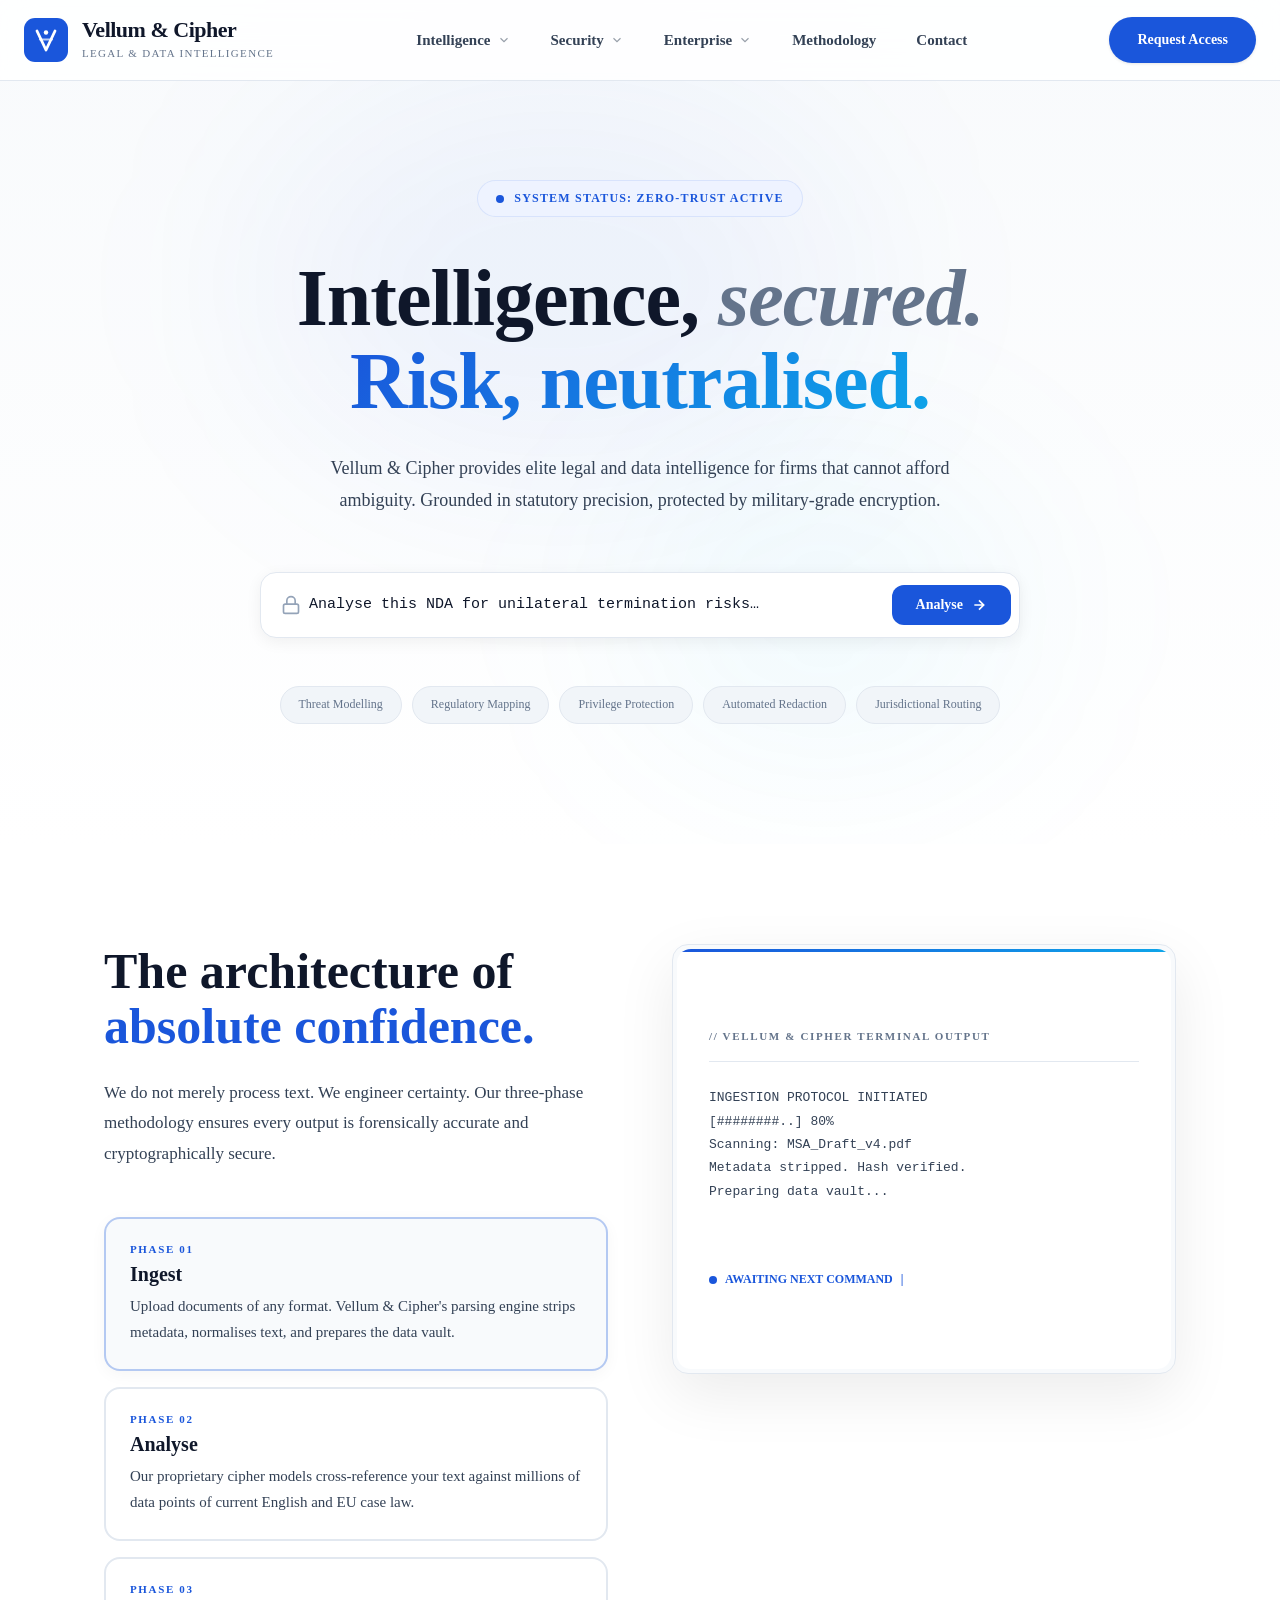
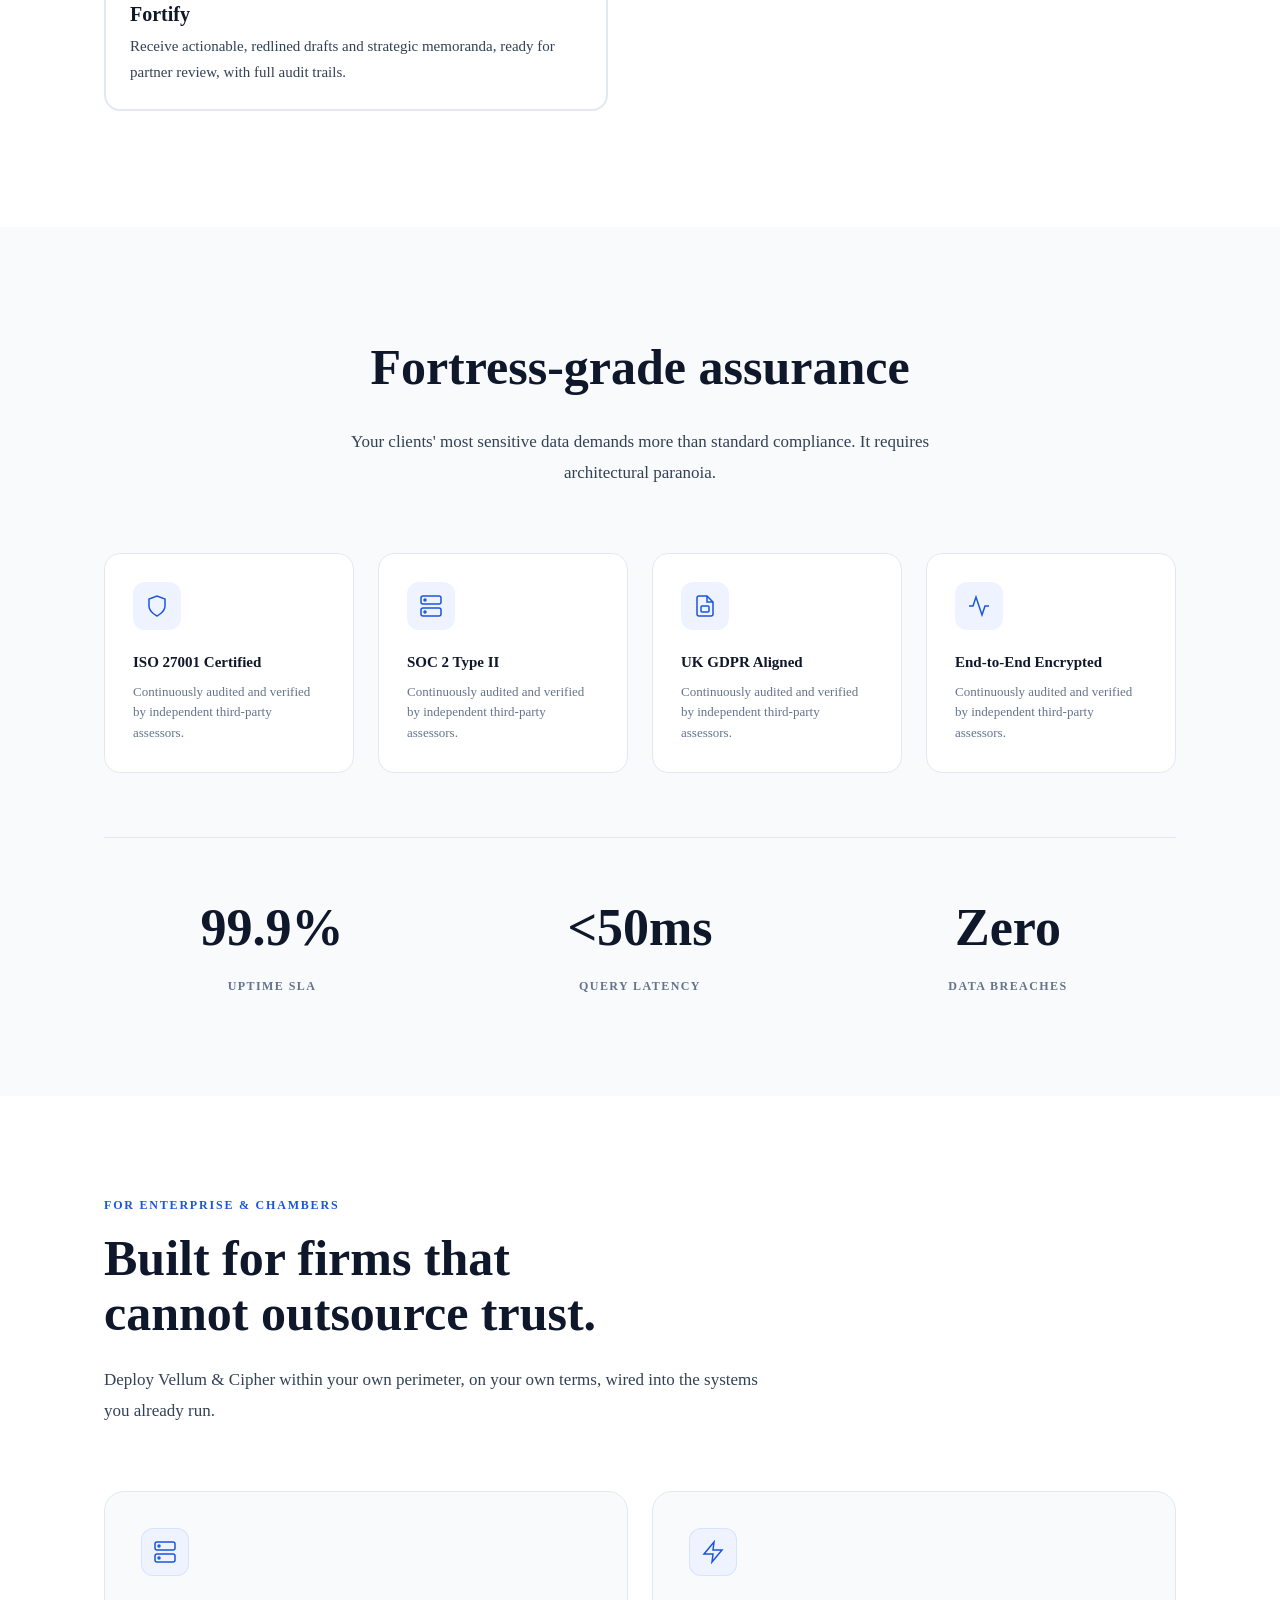
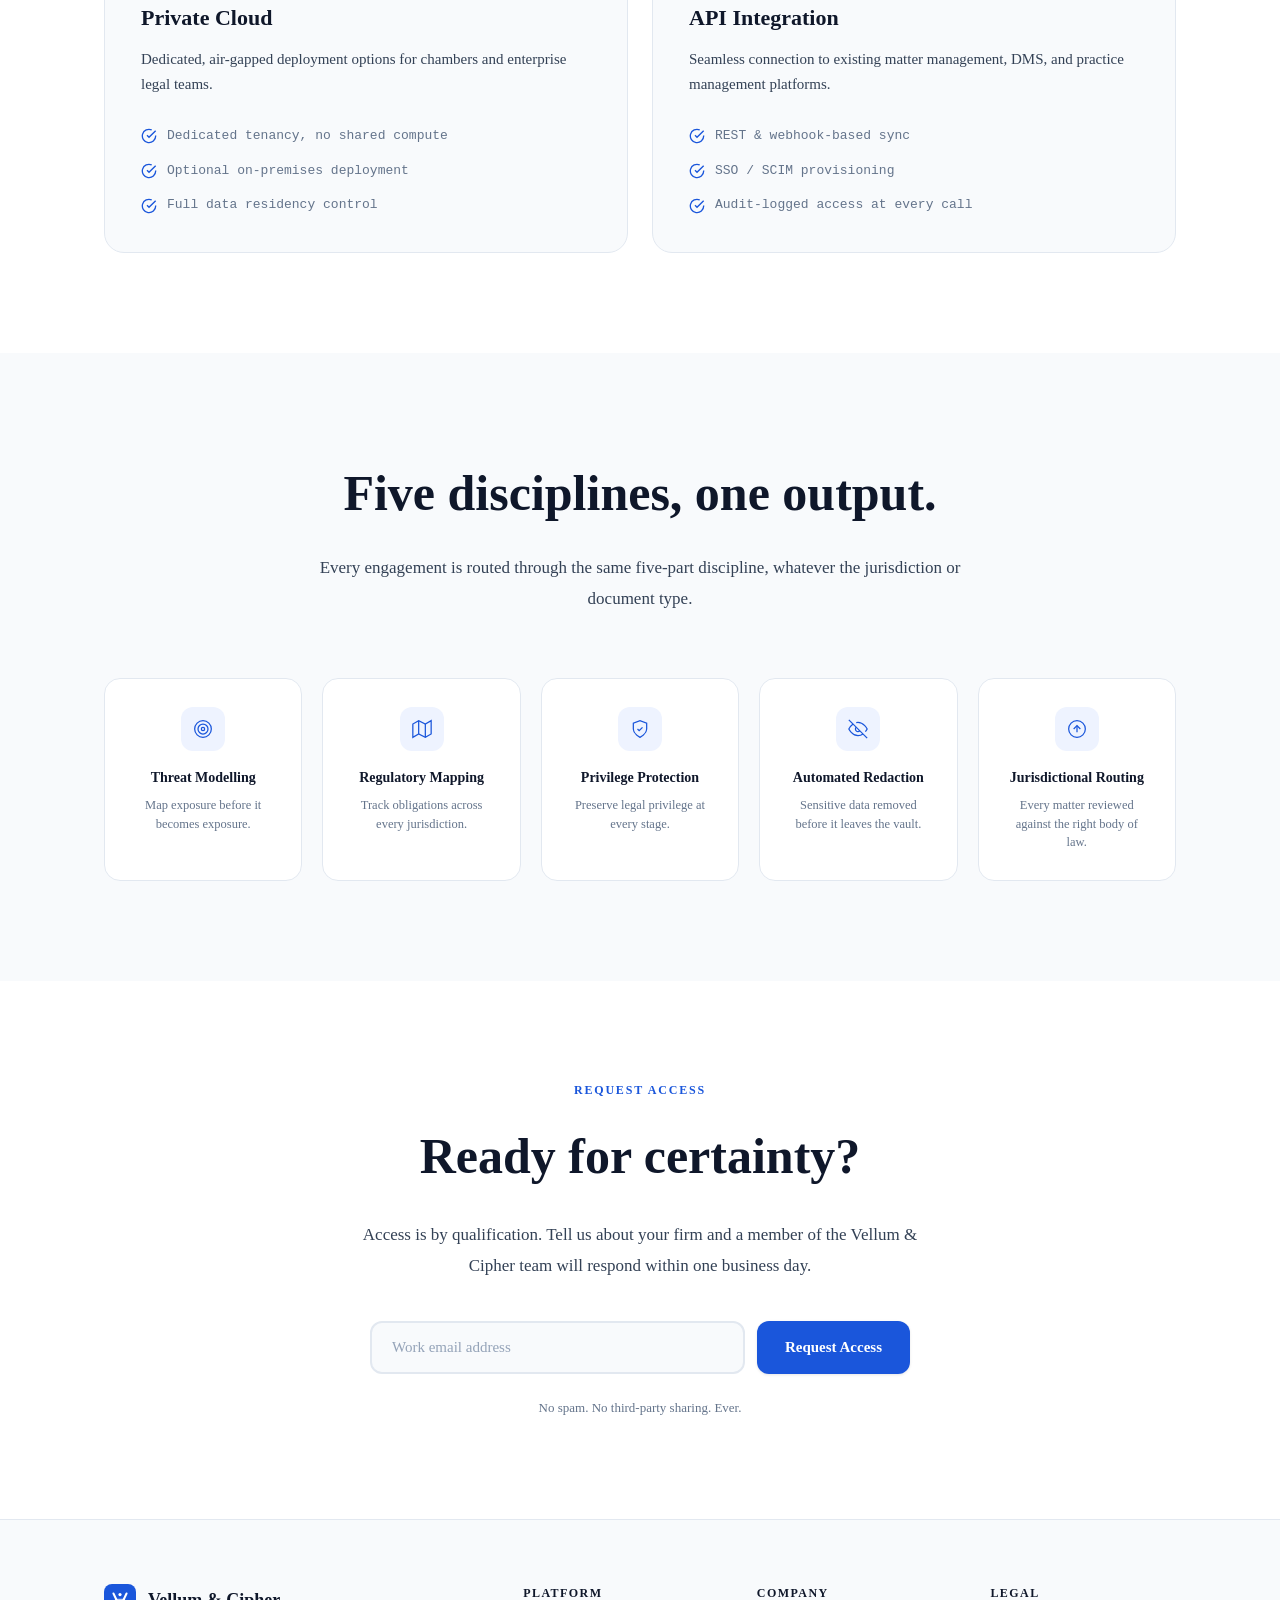
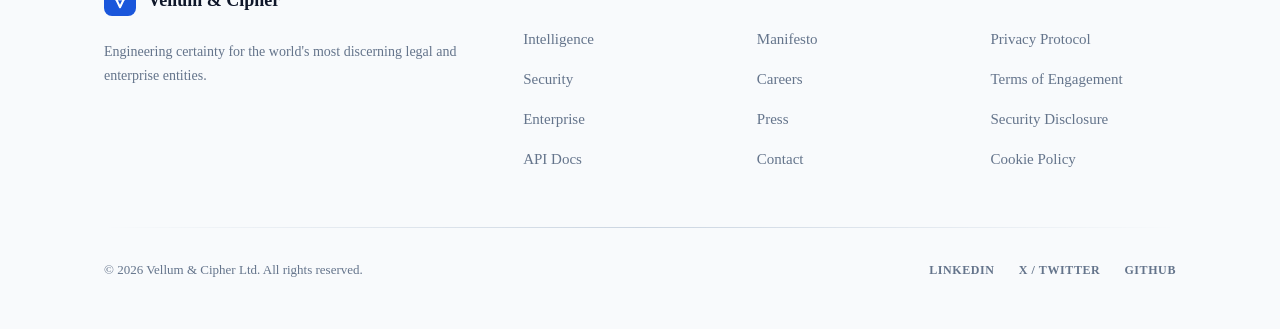
<file: index.html>
<!DOCTYPE html>
<html lang="en">
<head>
<meta charset="UTF-8">
<meta name="viewport" content="width=device-width, initial-scale=1.0">
<meta name="theme-color" content="#1a56db">
<title>Vellum &amp; Cipher — Legal &amp; Data Intelligence, Secured</title>
<meta name="description" content="Vellum & Cipher provides elite legal and data intelligence for firms that cannot afford ambiguity.">
<style>
/* ============================================
   VELLUM & CIPHER — COMPLETE SELF-CONTAINED
   Zero external dependencies
   ============================================ */

/* RESET */
*, *::before, *::after { box-sizing: border-box; margin: 0; padding: 0; }
html { scroll-behavior: smooth; -webkit-text-size-adjust: 100%; }
body {
  font-family: Georgia, 'Times New Roman', serif;
  background: #ffffff;
  color: #0f172a;
  line-height: 1.6;
  -webkit-font-smoothing: antialiased;
  overflow-x: hidden;
}
a { color: inherit; text-decoration: none; }
img { max-width: 100%; }
button { cursor: pointer; border: none; background: none; font-family: inherit; }
input { font-family: inherit; }
ul { list-style: none; }

/* ===== VARIABLES ===== */
:root {
  --brand: #1a56db;
  --brand-hover: #1648c4;
  --brand-light: #eef3ff;
  --brand-10: rgba(26,86,219,0.1);
  --sky: #0ea5e9;
  --ink: #0f172a;
  --ink-body: #334155;
  --ink-muted: #64748b;
  --ink-faint: #94a3b8;
  --surface: #ffffff;
  --surface-off: #f8fafc;
  --surface-subtle: #f1f5f9;
  --surface-muted: #e2e8f0;
  --white: #ffffff;
}

::selection { background: rgba(26,86,219,0.15); color: #0f172a; }

/* ===== SCROLL PROGRESS ===== */
#scroll-progress {
  position: fixed; top: 0; left: 0; height: 3px; z-index: 9999;
  background: linear-gradient(90deg, #1a56db, #0ea5e9, #1a56db);
  width: 0%; transition: width 0.1s linear;
}

/* ===== LOAD CURTAIN ===== */
#load-curtain {
  position: fixed; inset: 0; z-index: 10000;
  background: #fff;
  display: flex; align-items: center; justify-content: center; flex-direction: column; gap: 16px;
  transition: opacity 0.6s, visibility 0.6s;
}
#load-curtain.hidden { opacity: 0; visibility: hidden; pointer-events: none; }
.loader-mark { font-size: 52px; font-weight: 800; color: #0f172a; }
.loader-mark span { color: #1a56db; }
.loader-bar { width: 120px; height: 3px; background: #e2e8f0; border-radius: 2px; overflow: hidden; }
.loader-bar-fill { width: 0%; height: 100%; background: #1a56db; border-radius: 2px; animation: loadBar 0.7s 0.1s ease forwards; }
@keyframes loadBar { to { width: 100%; } }

/* ===== REVEAL ===== */
.reveal { opacity: 0; transform: translateY(20px); transition: opacity 0.7s cubic-bezier(.16,1,.3,1), transform 0.7s cubic-bezier(.16,1,.3,1); }
.reveal.in { opacity: 1; transform: translateY(0); }

/* ===== HEADER ===== */
.site-header {
  position: fixed; top: 0; left: 0; right: 0; z-index: 100;
  border-bottom: 1px solid var(--surface-muted);
  background: rgba(255,255,255,0.85);
  backdrop-filter: blur(16px);
  -webkit-backdrop-filter: blur(16px);
  transition: box-shadow 0.3s;
}
.header-inner {
  max-width: 1320px; margin: 0 auto; padding: 0 24px;
  height: 80px; display: flex; align-items: center; justify-content: space-between;
}
.logo-link {
  display: flex; align-items: center; gap: 14px;
}
.logo-icon { width: 44px; height: 44px; flex-shrink: 0; }
.logo-text-wrap { display: flex; flex-direction: column; }
.logo-name {
  font-size: 22px; font-weight: 800; color: #0f172a;
  letter-spacing: -0.5px; line-height: 1.2;
}
.logo-sub {
  font-size: 11px; color: #64748b;
  letter-spacing: 0.12em; text-transform: uppercase;
  margin-top: 2px;
}

/* NAV */
.main-nav { display: flex; align-items: center; gap: 4px; }
.nav-link {
  padding: 10px 18px; font-size: 15px; font-weight: 600;
  color: #334155; border-radius: 8px; transition: color 0.2s;
  position: relative;
}
.nav-link:hover { color: #0f172a; }
.nav-link::after {
  content: ''; position: absolute; left: 18px; right: 18px; bottom: 6px;
  height: 2px; background: linear-gradient(90deg, #1a56db, #0ea5e9);
  transform: scaleX(0); transform-origin: center; transition: transform 0.3s;
  border-radius: 1px;
}
.nav-link:hover::after { transform: scaleX(1); }

/* DROPDOWN */
.nav-group { position: relative; }
.nav-group-btn {
  padding: 10px 18px; font-size: 15px; font-weight: 600;
  color: #334155; border-radius: 8px; display: flex; align-items: center; gap: 6px;
  transition: color 0.2s;
}
.nav-group-btn:hover { color: #0f172a; }
.nav-group-btn svg { width: 14px; height: 14px; opacity: 0.5; }
.nav-dropdown {
  position: absolute; left: 50%; transform: translateX(-50%); top: 100%; padding-top: 12px;
  opacity: 0; visibility: hidden; transition: opacity 0.2s, visibility 0.2s;
}
.nav-group:hover .nav-dropdown { opacity: 1; visibility: visible; }
.nav-dropdown-card {
  width: 340px; background: #fff; border-radius: 16px;
  border: 1px solid #e2e8f0; box-shadow: 0 20px 60px rgba(0,0,0,0.1);
  padding: 12px;
}
.dropdown-item {
  display: flex; align-items: flex-start; gap: 12px; padding: 14px 16px;
  border-radius: 12px; transition: background 0.2s;
}
.dropdown-item:hover { background: #f8fafc; }
.dropdown-icon {
  width: 36px; height: 36px; border-radius: 10px;
  background: var(--brand-light); display: flex; align-items: center; justify-content: center;
  flex-shrink: 0; margin-top: 2px;
}
.dropdown-icon svg { width: 18px; height: 18px; color: var(--brand); }
.dropdown-title { font-size: 14px; font-weight: 600; color: #0f172a; margin-bottom: 2px; }
.dropdown-desc { font-size: 12.5px; color: #64748b; line-height: 1.5; }

/* CTA BUTTON */
.header-cta {
  display: inline-flex; align-items: center; gap: 8px;
  padding: 12px 28px; font-size: 14px; font-weight: 700;
  background: #1a56db; color: #fff; border-radius: 100px;
  transition: background 0.2s, box-shadow 0.3s, transform 0.25s;
  box-shadow: 0 1px 3px rgba(0,0,0,0.1);
}
.header-cta:hover { background: #1648c4; box-shadow: 0 8px 30px rgba(26,86,219,0.3); transform: translateY(-1px); }

/* MOBILE TOGGLE */
.mobile-toggle {
  display: none; width: 44px; height: 44px; align-items: center; justify-content: center;
  border-radius: 10px; transition: background 0.2s;
}
.mobile-toggle:hover { background: #f1f5f9; }
.mobile-toggle svg { width: 24px; height: 24px; color: #0f172a; }

/* MOBILE MENU */
.mobile-menu {
  display: none; border-top: 1px solid #e2e8f0;
  background: rgba(255,255,255,0.95); backdrop-filter: blur(16px);
  padding: 24px;
}
.mobile-menu.open { display: block; }
.mobile-menu a {
  display: block; padding: 14px 0; font-size: 16px; font-weight: 600;
  color: #334155; border-bottom: 1px solid #e2e8f0; transition: color 0.2s;
}
.mobile-menu a:last-child { border-bottom: none; }
.mobile-menu a:hover { color: #1a56db; }
.mobile-menu .mobile-cta {
  display: block; margin-top: 16px; padding: 14px; text-align: center;
  background: #1a56db; color: #fff; border-radius: 100px; font-weight: 700;
}

/* ===== HERO ===== */
.hero {
  position: relative; padding: 180px 0 120px; overflow: hidden;
  background: linear-gradient(180deg, #f8fafc 0%, #ffffff 100%);
}
.hero-glow {
  position: absolute; border-radius: 50%; filter: blur(100px); pointer-events: none;
}
.hero-glow-1 { width: 600px; height: 400px; background: rgba(26,86,219,0.06); top: 10%; left: 20%; }
.hero-glow-2 { width: 400px; height: 300px; background: rgba(14,165,233,0.05); bottom: 10%; right: 20%; }
.hero-inner { position: relative; max-width: 1120px; margin: 0 auto; padding: 0 24px; text-align: center; }
.hero-badge {
  display: inline-flex; align-items: center; gap: 10px;
  padding: 8px 18px; border-radius: 100px;
  background: var(--brand-light); border: 1px solid var(--brand-10);
  font-size: 12px; font-weight: 700; color: #1a56db;
  letter-spacing: 0.1em; text-transform: uppercase;
  margin-bottom: 40px;
}
.pulse-dot {
  width: 8px; height: 8px; border-radius: 50%; background: #1a56db;
  animation: pulse 2s infinite;
}
@keyframes pulse {
  0%, 100% { box-shadow: 0 0 0 0 rgba(26,86,219,0.3); }
  50% { box-shadow: 0 0 0 8px rgba(26,86,219,0); }
}
.hero h1 {
  font-size: clamp(36px, 7vw, 80px); font-weight: 800;
  line-height: 1.04; letter-spacing: -1px; color: #0f172a; margin-bottom: 28px;
}
.hero h1 .dim { color: #64748b; font-style: italic; }
.hero h1 .gradient {
  background: linear-gradient(135deg, #1a56db, #0ea5e9);
  -webkit-background-clip: text; -webkit-text-fill-color: transparent;
  background-clip: text;
}
.hero-desc {
  font-size: 18px; color: #334155; max-width: 660px; margin: 0 auto 56px;
  line-height: 1.8;
}
.hero-search {
  max-width: 760px; margin: 0 auto; background: #fff;
  border: 1px solid #e2e8f0; border-radius: 16px; padding: 8px;
  display: flex; align-items: center; gap: 8px;
  box-shadow: 0 4px 16px rgba(0,0,0,0.06);
}
.hero-search-icon { width: 20px; height: 20px; color: #94a3b8; margin-left: 12px; flex-shrink: 0; }
#hero-prompt {
  flex: 1; background: none; border: none; outline: none;
  font-size: 15px; color: #0f172a; padding: 12px 0;
  font-family: 'Courier New', monospace; text-align: left;
}
.hero-search-btn {
  padding: 12px 24px; background: #1a56db; color: #fff;
  border-radius: 12px; font-size: 14px; font-weight: 700;
  display: flex; align-items: center; gap: 8px;
  transition: background 0.2s;
  white-space: nowrap;
}
.hero-search-btn:hover { background: #1648c4; }
.hero-tags { display: flex; flex-wrap: wrap; justify-content: center; gap: 10px; margin-top: 48px; }
.hero-tag {
  padding: 8px 18px; border-radius: 100px;
  background: #f1f5f9; border: 1px solid #e2e8f0;
  font-size: 12px; font-weight: 500; color: #64748b;
  transition: border-color 0.2s, color 0.2s, background 0.2s;
}
.hero-tag:hover { border-color: rgba(26,86,219,0.3); color: #1a56db; background: #eef3ff; }

/* ===== SECTIONS ===== */
.section { padding: 100px 0; }
.section-white { background: #fff; }
.section-off { background: #f8fafc; }
.container { max-width: 1120px; margin: 0 auto; padding: 0 24px; }

/* ===== FEATURES ===== */
.features-grid {
  display: grid; grid-template-columns: 1fr 1fr; gap: 64px; align-items: start;
}
.features-title {
  font-size: clamp(32px, 4vw, 50px); font-weight: 800;
  line-height: 1.1; color: #0f172a; margin-bottom: 24px;
}
.features-title .blue { color: #1a56db; }
.features-desc { font-size: 17px; color: #334155; line-height: 1.8; margin-bottom: 48px; }

/* FEATURE TABS */
.feature-tab {
  width: 100%; text-align: left; padding: 24px; border-radius: 16px;
  border: 2px solid #e2e8f0; transition: all 0.3s; margin-bottom: 16px;
  background: #fff; cursor: pointer;
}
.feature-tab:hover { border-color: rgba(26,86,219,0.2); }
.feature-tab.active {
  background: #f8fafc; border-color: rgba(26,86,219,0.3);
  box-shadow: 0 4px 16px rgba(0,0,0,0.04);
}
.feature-tab-phase {
  font-size: 11px; font-weight: 700; color: #1a56db;
  letter-spacing: 0.15em; text-transform: uppercase; margin-bottom: 8px;
}
.feature-tab h3 { font-size: 20px; font-weight: 700; color: #0f172a; margin-bottom: 8px; }
.feature-tab p { font-size: 15px; color: #334155; line-height: 1.7; }

/* TERMINAL */
.terminal-wrap { position: sticky; top: 128px; }
.terminal-box {
  background: #f8fafc; border-radius: 16px; border: 1px solid #e2e8f0;
  padding: 4px; box-shadow: 0 20px 60px rgba(0,0,0,0.08);
}
.terminal-inner {
  background: #fff; border-radius: 14px; padding: 32px;
  min-height: 420px; display: flex; flex-direction: column;
  justify-content: center; position: relative; overflow: hidden;
}
.terminal-bar {
  position: absolute; top: 0; left: 0; width: 100%; height: 3px;
  background: linear-gradient(90deg, #1a56db, #0ea5e9);
}
.terminal-header-text {
  font-size: 11px; font-weight: 700; color: #64748b;
  text-transform: uppercase; letter-spacing: 0.15em;
  border-bottom: 1px solid #e2e8f0; padding-bottom: 16px; margin-bottom: 24px;
}
#terminal-output {
  font-family: 'Courier New', monospace; font-size: 13px;
  line-height: 1.8; color: #334155; white-space: pre-wrap;
  min-height: 160px;
}
.terminal-status {
  margin-top: 24px; display: flex; align-items: center; gap: 8px;
  font-size: 12px; font-weight: 700; color: #1a56db;
}
.terminal-status-dot {
  width: 8px; height: 8px; border-radius: 50%; background: #1a56db;
  animation: pulse 2s infinite;
}
.terminal-cursor::after { content: '|'; animation: blink 1s step-start infinite; color: #1a56db; }
@keyframes blink { 0%,49% { opacity: 1; } 50%,100% { opacity: 0; } }

/* ===== SECURITY ===== */
.security-title {
  font-size: clamp(32px, 4vw, 50px); font-weight: 800;
  color: #0f172a; margin-bottom: 20px; text-align: center;
}
.security-desc {
  font-size: 17px; color: #334155; max-width: 620px;
  margin: 0 auto 64px; text-align: center; line-height: 1.8;
}
.security-grid { display: grid; grid-template-columns: repeat(4, 1fr); gap: 24px; margin-bottom: 64px; }
.security-card {
  background: #fff; border: 1px solid #e2e8f0; border-radius: 16px;
  padding: 28px; transition: transform 0.3s, box-shadow 0.3s, border-color 0.3s;
}
.security-card:hover { transform: translateY(-4px); box-shadow: 0 12px 40px rgba(0,0,0,0.08); }
.security-card-icon {
  width: 48px; height: 48px; border-radius: 12px;
  background: var(--brand-light); display: flex; align-items: center; justify-content: center;
  margin-bottom: 20px; transition: background 0.3s;
}
.security-card:hover .security-card-icon { background: #1a56db; }
.security-card-icon svg { width: 24px; height: 24px; color: #1a56db; transition: color 0.3s; }
.security-card:hover .security-card-icon svg { color: #fff; }
.security-card h3 { font-size: 15px; font-weight: 700; color: #0f172a; margin-bottom: 8px; }
.security-card p { font-size: 13px; color: #64748b; line-height: 1.6; }

/* STATS ROW */
.stats-row {
  display: grid; grid-template-columns: repeat(3, 1fr); gap: 32px;
  border-top: 1px solid #e2e8f0; padding-top: 48px; text-align: center;
}
.stat-number {
  font-size: clamp(28px, 5vw, 52px); font-weight: 800;
  color: #0f172a; margin-bottom: 8px;
}
.stat-label { font-size: 12px; font-weight: 700; color: #64748b; letter-spacing: 0.12em; text-transform: uppercase; }

/* ===== ENTERPRISE ===== */
.enterprise-tag {
  font-size: 12px; font-weight: 700; color: #1a56db;
  letter-spacing: 0.15em; text-transform: uppercase; margin-bottom: 16px;
}
.enterprise-title {
  font-size: clamp(32px, 4vw, 50px); font-weight: 800;
  line-height: 1.1; color: #0f172a; margin-bottom: 24px;
}
.enterprise-desc { font-size: 17px; color: #334155; line-height: 1.8; margin-bottom: 64px; max-width: 660px; }
.enterprise-grid { display: grid; grid-template-columns: 1fr 1fr; gap: 24px; }
.enterprise-card {
  background: #f8fafc; border: 1px solid #e2e8f0; border-radius: 20px;
  padding: 36px; transition: transform 0.3s, box-shadow 0.3s;
}
.enterprise-card:hover { transform: translateY(-4px); box-shadow: 0 12px 40px rgba(0,0,0,0.06); }
.enterprise-card-icon {
  width: 48px; height: 48px; border-radius: 12px;
  background: var(--brand-light); border: 1px solid var(--brand-10);
  display: flex; align-items: center; justify-content: center; margin-bottom: 24px;
}
.enterprise-card-icon svg { width: 24px; height: 24px; color: #1a56db; }
.enterprise-card h3 { font-size: 22px; font-weight: 700; color: #0f172a; margin-bottom: 12px; }
.enterprise-card > p { font-size: 15px; color: #334155; line-height: 1.7; margin-bottom: 28px; }
.enterprise-card ul { display: flex; flex-direction: column; gap: 14px; }
.enterprise-card li {
  display: flex; align-items: center; gap: 10px;
  font-size: 13px; font-family: 'Courier New', monospace; color: #64748b;
}
.check-icon { width: 16px; height: 16px; color: #1a56db; flex-shrink: 0; }

/* ===== METHODOLOGY ===== */
.method-title {
  font-size: clamp(32px, 4vw, 50px); font-weight: 800;
  color: #0f172a; margin-bottom: 20px; text-align: center;
}
.method-desc {
  font-size: 17px; color: #334155; max-width: 700px;
  margin: 0 auto 64px; text-align: center; line-height: 1.8;
}
.method-grid { display: grid; grid-template-columns: repeat(5, 1fr); gap: 20px; }
.method-card {
  background: #fff; border: 1px solid #e2e8f0; border-radius: 16px;
  padding: 28px; text-align: center;
  transition: transform 0.3s, box-shadow 0.3s;
}
.method-card:hover { transform: translateY(-4px); box-shadow: 0 12px 40px rgba(0,0,0,0.06); }
.method-card-icon {
  width: 44px; height: 44px; border-radius: 12px;
  background: var(--brand-light); display: flex; align-items: center; justify-content: center;
  margin: 0 auto 16px;
}
.method-card-icon svg { width: 20px; height: 20px; color: #1a56db; }
.method-card h3 { font-size: 14px; font-weight: 700; color: #0f172a; margin-bottom: 6px; }
.method-card p { font-size: 12.5px; color: #64748b; line-height: 1.5; }

/* ===== CONTACT ===== */
.contact-tag {
  font-size: 12px; font-weight: 700; color: #1a56db;
  letter-spacing: 0.15em; text-transform: uppercase; margin-bottom: 16px; text-align: center;
}
.contact-title {
  font-size: clamp(32px, 4vw, 50px); font-weight: 800;
  color: #0f172a; margin-bottom: 24px; text-align: center;
}
.contact-desc {
  font-size: 17px; color: #334155; max-width: 600px;
  margin: 0 auto 40px; text-align: center; line-height: 1.8;
}
.contact-form {
  display: flex; gap: 12px; max-width: 540px; margin: 0 auto;
}
.contact-form input {
  flex: 1; background: #f8fafc; border: 2px solid #e2e8f0;
  border-radius: 12px; padding: 16px 20px; font-size: 15px;
  color: #0f172a; outline: none; transition: border-color 0.2s, background 0.2s;
}
.contact-form input::placeholder { color: #94a3b8; }
.contact-form input:focus { border-color: #1a56db; background: #fff; }
.contact-form button {
  padding: 16px 28px; background: #1a56db; color: #fff;
  border-radius: 12px; font-size: 15px; font-weight: 700;
  white-space: nowrap; transition: background 0.2s, box-shadow 0.3s;
  box-shadow: 0 1px 3px rgba(0,0,0,0.1);
}
.contact-form button:hover { background: #1648c4; box-shadow: 0 8px 30px rgba(26,86,219,0.3); }
.contact-success { display: none; text-align: center; font-size: 14px; color: #1a56db; font-weight: 600; margin-top: 20px; }
.contact-privacy { text-align: center; font-size: 13px; color: #64748b; margin-top: 24px; }

/* ===== FOOTER ===== */
.site-footer { background: #f8fafc; border-top: 1px solid #e2e8f0; padding: 64px 0 48px; }
.footer-grid {
  display: grid; grid-template-columns: 2fr 1fr 1fr 1fr; gap: 48px; margin-bottom: 56px;
}
.footer-brand p { font-size: 14px; color: #64748b; line-height: 1.7; margin-top: 24px; }
.footer-heading {
  font-size: 12px; font-weight: 700; color: #0f172a;
  letter-spacing: 0.12em; text-transform: uppercase; margin-bottom: 24px;
}
.footer-links { display: flex; flex-direction: column; gap: 16px; }
.footer-links a { font-size: 15px; color: #64748b; font-weight: 500; transition: color 0.2s; }
.footer-links a:hover { color: #1a56db; }
.footer-divider {
  height: 1px; background: linear-gradient(90deg, transparent, #cbd5e1, transparent);
  margin-bottom: 32px;
}
.footer-bottom {
  display: flex; justify-content: space-between; align-items: center;
}
.footer-copy { font-size: 13px; color: #64748b; }
.footer-social { display: flex; gap: 24px; }
.footer-social a { font-size: 12px; font-weight: 700; color: #64748b; letter-spacing: 0.05em; transition: color 0.2s; }
.footer-social a:hover { color: #1a56db; }

/* ===== RESPONSIVE ===== */
@media (max-width: 1024px) {
  .main-nav, .header-cta-wrap { display: none; }
  .mobile-toggle { display: flex; }
  .features-grid { grid-template-columns: 1fr; gap: 40px; }
  .terminal-wrap { position: static; }
  .security-grid { grid-template-columns: repeat(2, 1fr); }
  .enterprise-grid { grid-template-columns: 1fr; }
  .method-grid { grid-template-columns: repeat(3, 1fr); }
  .footer-grid { grid-template-columns: 1fr 1fr; }
}
@media (max-width: 768px) {
  .hero { padding: 140px 0 80px; }
  .hero h1 { font-size: clamp(30px, 8vw, 48px); }
  .contact-form { flex-direction: column; }
  .security-grid { grid-template-columns: 1fr; }
  .method-grid { grid-template-columns: 1fr 1fr; }
  .stats-row { grid-template-columns: 1fr; gap: 24px; }
  .footer-grid { grid-template-columns: 1fr; gap: 32px; }
  .footer-bottom { flex-direction: column; gap: 16px; text-align: center; }
  section { padding: 60px 0; }
}
@media (max-width: 480px) {
  .method-grid { grid-template-columns: 1fr; }
  .hero-tags { gap: 6px; }
  .hero-tag { font-size: 11px; padding: 6px 12px; }
  input, button { min-height: 44px; }
  input[type="email"] { font-size: 16px; }
}
@media (hover: none) {
  .security-card:hover, .enterprise-card:hover, .method-card:hover { transform: none; }
}
@media print {
  #scroll-progress, #load-curtain, .hero-glow { display: none; }
  .site-header { position: static; background: #fff; }
}
</style>
</head>
<body>

<div id="scroll-progress"></div>

<div id="load-curtain">
  <div class="loader-mark">V<span>&amp;</span>C</div>
  <div class="loader-bar"><div class="loader-bar-fill"></div></div>
</div>

<!-- HEADER -->
<header class="site-header" id="site-header">
  <div class="header-inner">
    <a href="#top" class="logo-link">
      <svg class="logo-icon" viewBox="0 0 44 44" fill="none">
        <rect width="44" height="44" rx="11" fill="#1a56db"/>
        <path d="M13 13L22 32L31 13" stroke="#fff" stroke-width="2.8" stroke-linecap="round" stroke-linejoin="round"/>
        <path d="M16 21.5H28" stroke="#fff" stroke-width="2.2" stroke-linecap="round" opacity=".7"/>
        <circle cx="22" cy="14.5" r="2.2" fill="#fff"/>
      </svg>
      <div class="logo-text-wrap">
        <span class="logo-name">Vellum &amp; Cipher</span>
        <span class="logo-sub">Legal &amp; Data Intelligence</span>
      </div>
    </a>

    <nav class="main-nav">
      <div class="nav-group">
        <button class="nav-group-btn">Intelligence <svg viewBox="0 0 24 24" fill="none" stroke="currentColor" stroke-width="2"><polyline points="6 9 12 15 18 9"/></svg></button>
        <div class="nav-dropdown">
          <div class="nav-dropdown-card">
            <a href="#features" class="dropdown-item">
              <div class="dropdown-icon"><svg viewBox="0 0 24 24" fill="none" stroke="currentColor" stroke-width="1.5"><circle cx="12" cy="12" r="10"/><path d="M12 16v-4M12 8h.01"/></svg></div>
              <div><div class="dropdown-title">Predictive Analytics</div><div class="dropdown-desc">Anticipate regulatory shifts before they occur.</div></div>
            </a>
            <a href="#features" class="dropdown-item">
              <div class="dropdown-icon"><svg viewBox="0 0 24 24" fill="none" stroke="currentColor" stroke-width="1.5"><circle cx="11" cy="11" r="8"/><line x1="21" y1="21" x2="16.65" y2="16.65"/></svg></div>
              <div><div class="dropdown-title">Contract Autopsy</div><div class="dropdown-desc">Deep-scan legacy agreements for hidden liabilities.</div></div>
            </a>
          </div>
        </div>
      </div>
      <div class="nav-group">
        <button class="nav-group-btn">Security <svg viewBox="0 0 24 24" fill="none" stroke="currentColor" stroke-width="2"><polyline points="6 9 12 15 18 9"/></svg></button>
        <div class="nav-dropdown">
          <div class="nav-dropdown-card">
            <a href="#security" class="dropdown-item">
              <div class="dropdown-icon"><svg viewBox="0 0 24 24" fill="none" stroke="currentColor" stroke-width="1.5"><path d="M12 22s8-4 8-10V5l-8-3-8 3v7c0 6 8 10 8 10z"/></svg></div>
              <div><div class="dropdown-title">Zero-Trust Architecture</div><div class="dropdown-desc">Military-grade encryption for client data.</div></div>
            </a>
            <a href="#security" class="dropdown-item">
              <div class="dropdown-icon"><svg viewBox="0 0 24 24" fill="none" stroke="currentColor" stroke-width="1.5"><rect x="3" y="11" width="18" height="11" rx="2"/><path d="M7 11V7a5 5 0 0110 0v4"/></svg></div>
              <div><div class="dropdown-title">Compliance Vault</div><div class="dropdown-desc">Automated GDPR, DPA 2018, and CCPA alignment.</div></div>
            </a>
          </div>
        </div>
      </div>
      <div class="nav-group">
        <button class="nav-group-btn">Enterprise <svg viewBox="0 0 24 24" fill="none" stroke="currentColor" stroke-width="2"><polyline points="6 9 12 15 18 9"/></svg></button>
        <div class="nav-dropdown">
          <div class="nav-dropdown-card">
            <a href="#enterprise" class="dropdown-item">
              <div class="dropdown-icon"><svg viewBox="0 0 24 24" fill="none" stroke="currentColor" stroke-width="1.5"><path d="M17.5 19H9a7 7 0 116.71-9h1.79a4.5 4.5 0 010 9z"/></svg></div>
              <div><div class="dropdown-title">Private Cloud</div><div class="dropdown-desc">Dedicated, air-gapped deployment options.</div></div>
            </a>
            <a href="#enterprise" class="dropdown-item">
              <div class="dropdown-icon"><svg viewBox="0 0 24 24" fill="none" stroke="currentColor" stroke-width="1.5"><path d="M13 2L3 14h9l-1 8 10-12h-9l1-8z"/></svg></div>
              <div><div class="dropdown-title">API Integration</div><div class="dropdown-desc">Seamless connection to matter management.</div></div>
            </a>
          </div>
        </div>
      </div>
      <a href="#methodology" class="nav-link">Methodology</a>
      <a href="#contact" class="nav-link">Contact</a>
    </nav>

    <div class="header-cta-wrap">
      <a href="#contact" class="header-cta">Request Access</a>
    </div>

    <button class="mobile-toggle" id="mobile-toggle" aria-label="Menu">
      <svg viewBox="0 0 24 24" fill="none" stroke="currentColor" stroke-width="2"><line x1="3" y1="6" x2="21" y2="6"/><line x1="3" y1="12" x2="21" y2="12"/><line x1="3" y1="18" x2="21" y2="18"/></svg>
    </button>
  </div>
  <div class="mobile-menu" id="mobile-menu">
    <a href="#features" class="mobile-link">Intelligence</a>
    <a href="#security" class="mobile-link">Security</a>
    <a href="#enterprise" class="mobile-link">Enterprise</a>
    <a href="#methodology" class="mobile-link">Methodology</a>
    <a href="#contact" class="mobile-link">Contact</a>
    <a href="#contact" class="mobile-link mobile-cta">Request Access</a>
  </div>
</header>

<!-- HERO -->
<section class="hero" id="top">
  <div class="hero-glow hero-glow-1"></div>
  <div class="hero-glow hero-glow-2"></div>
  <div class="hero-inner">
    <div class="reveal hero-badge">
      <span class="pulse-dot"></span>
      SYSTEM STATUS: ZERO-TRUST ACTIVE
    </div>
    <h1 class="reveal">Intelligence, <span class="dim">secured.</span><br><span class="gradient">Risk, neutralised.</span></h1>
    <p class="reveal hero-desc">Vellum &amp; Cipher provides elite legal and data intelligence for firms that cannot afford ambiguity. Grounded in statutory precision, protected by military-grade encryption.</p>
    <div class="reveal hero-search">
      <svg class="hero-search-icon" viewBox="0 0 24 24" fill="none" stroke="currentColor" stroke-width="2"><rect x="3" y="11" width="18" height="11" rx="2"/><path d="M7 11V7a5 5 0 0110 0v4"/></svg>
      <span id="hero-prompt"></span>
      <button class="hero-search-btn">Analyse <svg width="16" height="16" viewBox="0 0 24 24" fill="none" stroke="currentColor" stroke-width="2.5"><path d="M5 12h14M12 5l7 7-7 7"/></svg></button>
    </div>
    <div class="reveal hero-tags">
      <span class="hero-tag">Threat Modelling</span>
      <span class="hero-tag">Regulatory Mapping</span>
      <span class="hero-tag">Privilege Protection</span>
      <span class="hero-tag">Automated Redaction</span>
      <span class="hero-tag">Jurisdictional Routing</span>
    </div>
  </div>
</section>

<!-- FEATURES -->
<section class="section section-white" id="features">
  <div class="container">
    <div class="features-grid">
      <div class="reveal">
        <h2 class="features-title">The architecture of <br><span class="blue">absolute confidence.</span></h2>
        <p class="features-desc">We do not merely process text. We engineer certainty. Our three-phase methodology ensures every output is forensically accurate and cryptographically secure.</p>
        <div id="feature-tabs">
          <button class="feature-tab active" data-index="0">
            <div class="feature-tab-phase">PHASE 01</div>
            <h3>Ingest</h3>
            <p>Upload documents of any format. Vellum &amp; Cipher's parsing engine strips metadata, normalises text, and prepares the data vault.</p>
          </button>
          <button class="feature-tab" data-index="1">
            <div class="feature-tab-phase">PHASE 02</div>
            <h3>Analyse</h3>
            <p>Our proprietary cipher models cross-reference your text against millions of data points of current English and EU case law.</p>
          </button>
          <button class="feature-tab" data-index="2">
            <div class="feature-tab-phase">PHASE 03</div>
            <h3>Fortify</h3>
            <p>Receive actionable, redlined drafts and strategic memoranda, ready for partner review, with full audit trails.</p>
          </button>
        </div>
      </div>
      <div class="reveal">
        <div class="terminal-wrap">
          <div class="terminal-box">
            <div class="terminal-inner">
              <div class="terminal-bar"></div>
              <div class="terminal-header-text">// Vellum &amp; Cipher Terminal Output</div>
              <div id="terminal-output"></div>
              <div class="terminal-status">
                <span class="terminal-status-dot"></span>
                AWAITING NEXT COMMAND<span class="terminal-cursor"></span>
              </div>
            </div>
          </div>
        </div>
      </div>
    </div>
  </div>
</section>

<!-- SECURITY -->
<section class="section section-off" id="security">
  <div class="container">
    <div class="reveal">
      <h2 class="security-title">Fortress-grade assurance</h2>
      <p class="security-desc">Your clients' most sensitive data demands more than standard compliance. It requires architectural paranoia.</p>
    </div>
    <div class="security-grid">
      <div class="reveal security-card">
        <div class="security-card-icon"><svg viewBox="0 0 24 24" fill="none" stroke="currentColor" stroke-width="1.5"><path d="M12 22s8-4 8-10V5l-8-3-8 3v7c0 6 8 10 8 10z"/></svg></div>
        <h3>ISO 27001 Certified</h3>
        <p>Continuously audited and verified by independent third-party assessors.</p>
      </div>
      <div class="reveal security-card">
        <div class="security-card-icon"><svg viewBox="0 0 24 24" fill="none" stroke="currentColor" stroke-width="1.5"><rect x="2" y="2" width="20" height="8" rx="2"/><rect x="2" y="14" width="20" height="8" rx="2"/><circle cx="6" cy="6" r="1"/><circle cx="6" cy="18" r="1"/></svg></div>
        <h3>SOC 2 Type II</h3>
        <p>Continuously audited and verified by independent third-party assessors.</p>
      </div>
      <div class="reveal security-card">
        <div class="security-card-icon"><svg viewBox="0 0 24 24" fill="none" stroke="currentColor" stroke-width="1.5"><path d="M14 2H6a2 2 0 00-2 2v16a2 2 0 002 2h12a2 2 0 002-2V8z"/><polyline points="14 2 14 8 20 8"/><rect x="8" y="12" width="8" height="6" rx="1"/></svg></div>
        <h3>UK GDPR Aligned</h3>
        <p>Continuously audited and verified by independent third-party assessors.</p>
      </div>
      <div class="reveal security-card">
        <div class="security-card-icon"><svg viewBox="0 0 24 24" fill="none" stroke="currentColor" stroke-width="1.5"><polyline points="22 12 18 12 15 21 9 3 6 12 2 12"/></svg></div>
        <h3>End-to-End Encrypted</h3>
        <p>Continuously audited and verified by independent third-party assessors.</p>
      </div>
    </div>
    <div class="reveal stats-row">
      <div><div class="stat-number">99.9%</div><div class="stat-label">Uptime SLA</div></div>
      <div><div class="stat-number">&lt;50ms</div><div class="stat-label">Query Latency</div></div>
      <div><div class="stat-number">Zero</div><div class="stat-label">Data Breaches</div></div>
    </div>
  </div>
</section>

<!-- ENTERPRISE -->
<section class="section section-white" id="enterprise">
  <div class="container">
    <div class="reveal">
      <div class="enterprise-tag">FOR ENTERPRISE &amp; CHAMBERS</div>
      <h2 class="enterprise-title">Built for firms that<br>cannot outsource trust.</h2>
      <p class="enterprise-desc">Deploy Vellum &amp; Cipher within your own perimeter, on your own terms, wired into the systems you already run.</p>
    </div>
    <div class="enterprise-grid">
      <div class="reveal enterprise-card">
        <div class="enterprise-card-icon"><svg viewBox="0 0 24 24" fill="none" stroke="currentColor" stroke-width="1.5"><rect x="2" y="2" width="20" height="8" rx="2"/><rect x="2" y="14" width="20" height="8" rx="2"/><circle cx="6" cy="6" r="1"/><circle cx="6" cy="18" r="1"/><line x1="10" y1="6" x2="10" y2="6.01"/><line x1="10" y1="18" x2="10" y2="18.01"/></svg></div>
        <h3>Private Cloud</h3>
        <p>Dedicated, air-gapped deployment options for chambers and enterprise legal teams.</p>
        <ul>
          <li><svg class="check-icon" viewBox="0 0 24 24" fill="none" stroke="currentColor" stroke-width="2"><path d="M22 11.08V12a10 10 0 11-5.93-9.14"/><polyline points="22 4 12 14.01 9 11.01"/></svg> Dedicated tenancy, no shared compute</li>
          <li><svg class="check-icon" viewBox="0 0 24 24" fill="none" stroke="currentColor" stroke-width="2"><path d="M22 11.08V12a10 10 0 11-5.93-9.14"/><polyline points="22 4 12 14.01 9 11.01"/></svg> Optional on-premises deployment</li>
          <li><svg class="check-icon" viewBox="0 0 24 24" fill="none" stroke="currentColor" stroke-width="2"><path d="M22 11.08V12a10 10 0 11-5.93-9.14"/><polyline points="22 4 12 14.01 9 11.01"/></svg> Full data residency control</li>
        </ul>
      </div>
      <div class="reveal enterprise-card">
        <div class="enterprise-card-icon"><svg viewBox="0 0 24 24" fill="none" stroke="currentColor" stroke-width="1.5"><path d="M13 2L3 14h9l-1 8 10-12h-9l1-8z"/></svg></div>
        <h3>API Integration</h3>
        <p>Seamless connection to existing matter management, DMS, and practice management platforms.</p>
        <ul>
          <li><svg class="check-icon" viewBox="0 0 24 24" fill="none" stroke="currentColor" stroke-width="2"><path d="M22 11.08V12a10 10 0 11-5.93-9.14"/><polyline points="22 4 12 14.01 9 11.01"/></svg> REST &amp; webhook-based sync</li>
          <li><svg class="check-icon" viewBox="0 0 24 24" fill="none" stroke="currentColor" stroke-width="2"><path d="M22 11.08V12a10 10 0 11-5.93-9.14"/><polyline points="22 4 12 14.01 9 11.01"/></svg> SSO / SCIM provisioning</li>
          <li><svg class="check-icon" viewBox="0 0 24 24" fill="none" stroke="currentColor" stroke-width="2"><path d="M22 11.08V12a10 10 0 11-5.93-9.14"/><polyline points="22 4 12 14.01 9 11.01"/></svg> Audit-logged access at every call</li>
        </ul>
      </div>
    </div>
  </div>
</section>

<!-- METHODOLOGY -->
<section class="section section-off" id="methodology">
  <div class="container">
    <div class="reveal">
      <h2 class="method-title">Five disciplines, one output.</h2>
      <p class="method-desc">Every engagement is routed through the same five-part discipline, whatever the jurisdiction or document type.</p>
    </div>
    <div class="method-grid">
      <div class="reveal method-card">
        <div class="method-card-icon"><svg viewBox="0 0 24 24" fill="none" stroke="currentColor" stroke-width="1.5"><circle cx="12" cy="12" r="10"/><circle cx="12" cy="12" r="6"/><circle cx="12" cy="12" r="2"/></svg></div>
        <h3>Threat Modelling</h3>
        <p>Map exposure before it becomes exposure.</p>
      </div>
      <div class="reveal method-card">
        <div class="method-card-icon"><svg viewBox="0 0 24 24" fill="none" stroke="currentColor" stroke-width="1.5"><polygon points="1 6 1 22 8 18 16 22 23 18 23 2 16 6 8 2 1 6"/><line x1="8" y1="2" x2="8" y2="18"/><line x1="16" y1="6" x2="16" y2="22"/></svg></div>
        <h3>Regulatory Mapping</h3>
        <p>Track obligations across every jurisdiction.</p>
      </div>
      <div class="reveal method-card">
        <div class="method-card-icon"><svg viewBox="0 0 24 24" fill="none" stroke="currentColor" stroke-width="1.5"><path d="M12 22s8-4 8-10V5l-8-3-8 3v7c0 6 8 10 8 10z"/><polyline points="9 12 11 14 15 10"/></svg></div>
        <h3>Privilege Protection</h3>
        <p>Preserve legal privilege at every stage.</p>
      </div>
      <div class="reveal method-card">
        <div class="method-card-icon"><svg viewBox="0 0 24 24" fill="none" stroke="currentColor" stroke-width="1.5"><path d="M17.94 17.94A10.07 10.07 0 0112 20c-7 0-11-8-11-8a18.45 18.45 0 015.06-5.94M9.9 4.24A9.12 9.12 0 0112 4c7 0 11 8 11 8a18.5 18.5 0 01-2.16 3.19m-6.72-1.07a3 3 0 11-4.24-4.24"/><line x1="1" y1="1" x2="23" y2="23"/></svg></div>
        <h3>Automated Redaction</h3>
        <p>Sensitive data removed before it leaves the vault.</p>
      </div>
      <div class="reveal method-card">
        <div class="method-card-icon"><svg viewBox="0 0 24 24" fill="none" stroke="currentColor" stroke-width="1.5"><circle cx="12" cy="12" r="10"/><polyline points="16 12 12 8 8 12"/><line x1="12" y1="16" x2="12" y2="8"/></svg></div>
        <h3>Jurisdictional Routing</h3>
        <p>Every matter reviewed against the right body of law.</p>
      </div>
    </div>
  </div>
</section>

<!-- CONTACT -->
<section class="section section-white" id="contact">
  <div class="container">
    <div class="reveal contact-tag">REQUEST ACCESS</div>
    <h2 class="reveal contact-title">Ready for certainty?</h2>
    <p class="reveal contact-desc">Access is by qualification. Tell us about your firm and a member of the Vellum &amp; Cipher team will respond within one business day.</p>
    <form class="reveal contact-form" id="contact-form">
      <input type="email" required placeholder="Work email address" id="work-email">
      <button type="submit">Request Access</button>
    </form>
    <p class="contact-success" id="contact-success">Request received. Our team will be in touch shortly.</p>
    <p class="reveal contact-privacy">No spam. No third-party sharing. Ever.</p>
  </div>
</section>

<!-- FOOTER -->
<footer class="site-footer">
  <div class="container">
    <div class="footer-grid">
      <div class="footer-brand">
        <div style="display:flex;align-items:center;gap:12px">
          <svg width="32" height="32" viewBox="0 0 44 44" fill="none"><rect width="44" height="44" rx="11" fill="#1a56db"/><path d="M13 13L22 32L31 13" stroke="#fff" stroke-width="2.8" stroke-linecap="round" stroke-linejoin="round"/><path d="M16 21.5H28" stroke="#fff" stroke-width="2.2" stroke-linecap="round" opacity=".7"/><circle cx="22" cy="14.5" r="2.2" fill="#fff"/></svg>
          <span style="font-size:18px;font-weight:800;color:#0f172a">Vellum &amp; Cipher</span>
        </div>
        <p>Engineering certainty for the world's most discerning legal and enterprise entities.</p>
      </div>
      <div>
        <div class="footer-heading">Platform</div>
        <div class="footer-links">
          <a href="#features">Intelligence</a>
          <a href="#security">Security</a>
          <a href="#enterprise">Enterprise</a>
          <a href="#">API Docs</a>
        </div>
      </div>
      <div>
        <div class="footer-heading">Company</div>
        <div class="footer-links">
          <a href="#methodology">Manifesto</a>
          <a href="#">Careers</a>
          <a href="#">Press</a>
          <a href="#contact">Contact</a>
        </div>
      </div>
      <div>
        <div class="footer-heading">Legal</div>
        <div class="footer-links">
          <a href="#">Privacy Protocol</a>
          <a href="#">Terms of Engagement</a>
          <a href="#">Security Disclosure</a>
          <a href="#">Cookie Policy</a>
        </div>
      </div>
    </div>
    <div class="footer-divider"></div>
    <div class="footer-bottom">
      <p class="footer-copy">&copy; 2026 Vellum &amp; Cipher Ltd. All rights reserved.</p>
      <div class="footer-social">
        <a href="#">LINKEDIN</a>
        <a href="#">X / TWITTER</a>
        <a href="#">GITHUB</a>
      </div>
    </div>
  </div>
</footer>

<script>
// ===== LOAD CURTAIN =====
window.addEventListener('load', () => {
  setTimeout(() => document.getElementById('load-curtain').classList.add('hidden'), 900);
});

// ===== SCROLL PROGRESS =====
window.addEventListener('scroll', () => {
  const pct = (document.documentElement.scrollTop / (document.documentElement.scrollHeight - window.innerHeight)) * 100;
  document.getElementById('scroll-progress').style.width = Math.min(pct, 100) + '%';
});

// ===== HEADER SHADOW =====
window.addEventListener('scroll', () => {
  document.getElementById('site-header').style.boxShadow = window.scrollY > 10 ? '0 4px 16px rgba(0,0,0,0.06)' : 'none';
});

// ===== MOBILE MENU =====
const mobileToggle = document.getElementById('mobile-toggle');
const mobileMenu = document.getElementById('mobile-menu');
mobileToggle.addEventListener('click', () => {
  mobileMenu.classList.toggle('open');
});
document.querySelectorAll('.mobile-link').forEach(a => a.addEventListener('click', () => {
  mobileMenu.classList.remove('open');
}));

// ===== REVEAL ON SCROLL =====
const io = new IntersectionObserver(entries => {
  entries.forEach(e => { if (e.isIntersecting) { e.target.classList.add('in'); io.unobserve(e.target); } });
}, { threshold: 0.12 });
document.querySelectorAll('.reveal').forEach(el => io.observe(el));

// ===== HERO TYPEWRITER =====
const PROMPTS = [
  "Analyse this NDA for unilateral termination risks\u2026",
  "Map our data flow against the updated DPA 2018 guidelines\u2026",
  "Summarise the liability exposure in this M&A draft\u2026",
  "Identify cross-border data transfer obligations\u2026",
  "Flag non-standard indemnification clauses\u2026"
];
const hpEl = document.getElementById('hero-prompt');
let hpIdx = 0;
function typeT(el, t, s=30) { return new Promise(r => { el.textContent=''; let i=0; const iv=setInterval(()=>{el.textContent+=t.charAt(i);i++;if(i>=t.length){clearInterval(iv);r();}},s); }); }
function eraseT(el, s=15) { return new Promise(r => { const iv=setInterval(()=>{if(!el.textContent.length){clearInterval(iv);r();return;}el.textContent=el.textContent.slice(0,-1);},s); }); }
async function cyclePrompts() { while(true){await typeT(hpEl,PROMPTS[hpIdx]);await new Promise(r=>setTimeout(r,2000));await eraseT(hpEl);hpIdx=(hpIdx+1)%PROMPTS.length;} }
if(!matchMedia('(prefers-reduced-motion:reduce)').matches) cyclePrompts(); else hpEl.textContent=PROMPTS[0];

// ===== FEATURE TABS =====
const VIS = [
"INGESTION PROTOCOL INITIATED\n[########..] 80%\nScanning: MSA_Draft_v4.pdf\nMetadata stripped. Hash verified.\nPreparing data vault...",
"ANALYSIS COMPLETE\nAnomalies detected: 2\n- Clause 4.2: Non-compete exceeds 12 months (High Risk)\n- Clause 7.1: Governing law ambiguous (Medium Risk)\nCross-referenced against 2.4M case records.",
"OUTPUT GENERATED\nDocument: Redlined_MSA_v4.pdf\nAudit Log: SHA-256 encrypted\nStatus: Ready for Partner Sign-off\nEncryption: AES-256-GCM applied."
];
const tabs = document.querySelectorAll('.feature-tab');
const tOut = document.getElementById('terminal-output');
let tToken = 0;
function setTab(i) {
  tabs.forEach((t,j) => { const a=j===i; t.classList.toggle('active',a); });
  const my=++tToken; tOut.textContent='';
  (async()=>{for(let c=0;c<VIS[i].length;c++){if(my!==tToken)return;tOut.textContent+=VIS[i].charAt(c);await new Promise(r=>setTimeout(r,14));}})();
}
tabs.forEach((t,i)=>t.addEventListener('click',()=>setTab(i)));
setTab(0);

// ===== CONTACT FORM =====
document.getElementById('contact-form').addEventListener('submit', e => {
  e.preventDefault();
  e.target.style.display = 'none';
  document.getElementById('contact-success').style.display = 'block';
});
</script>
</body>
</html>
</file>
